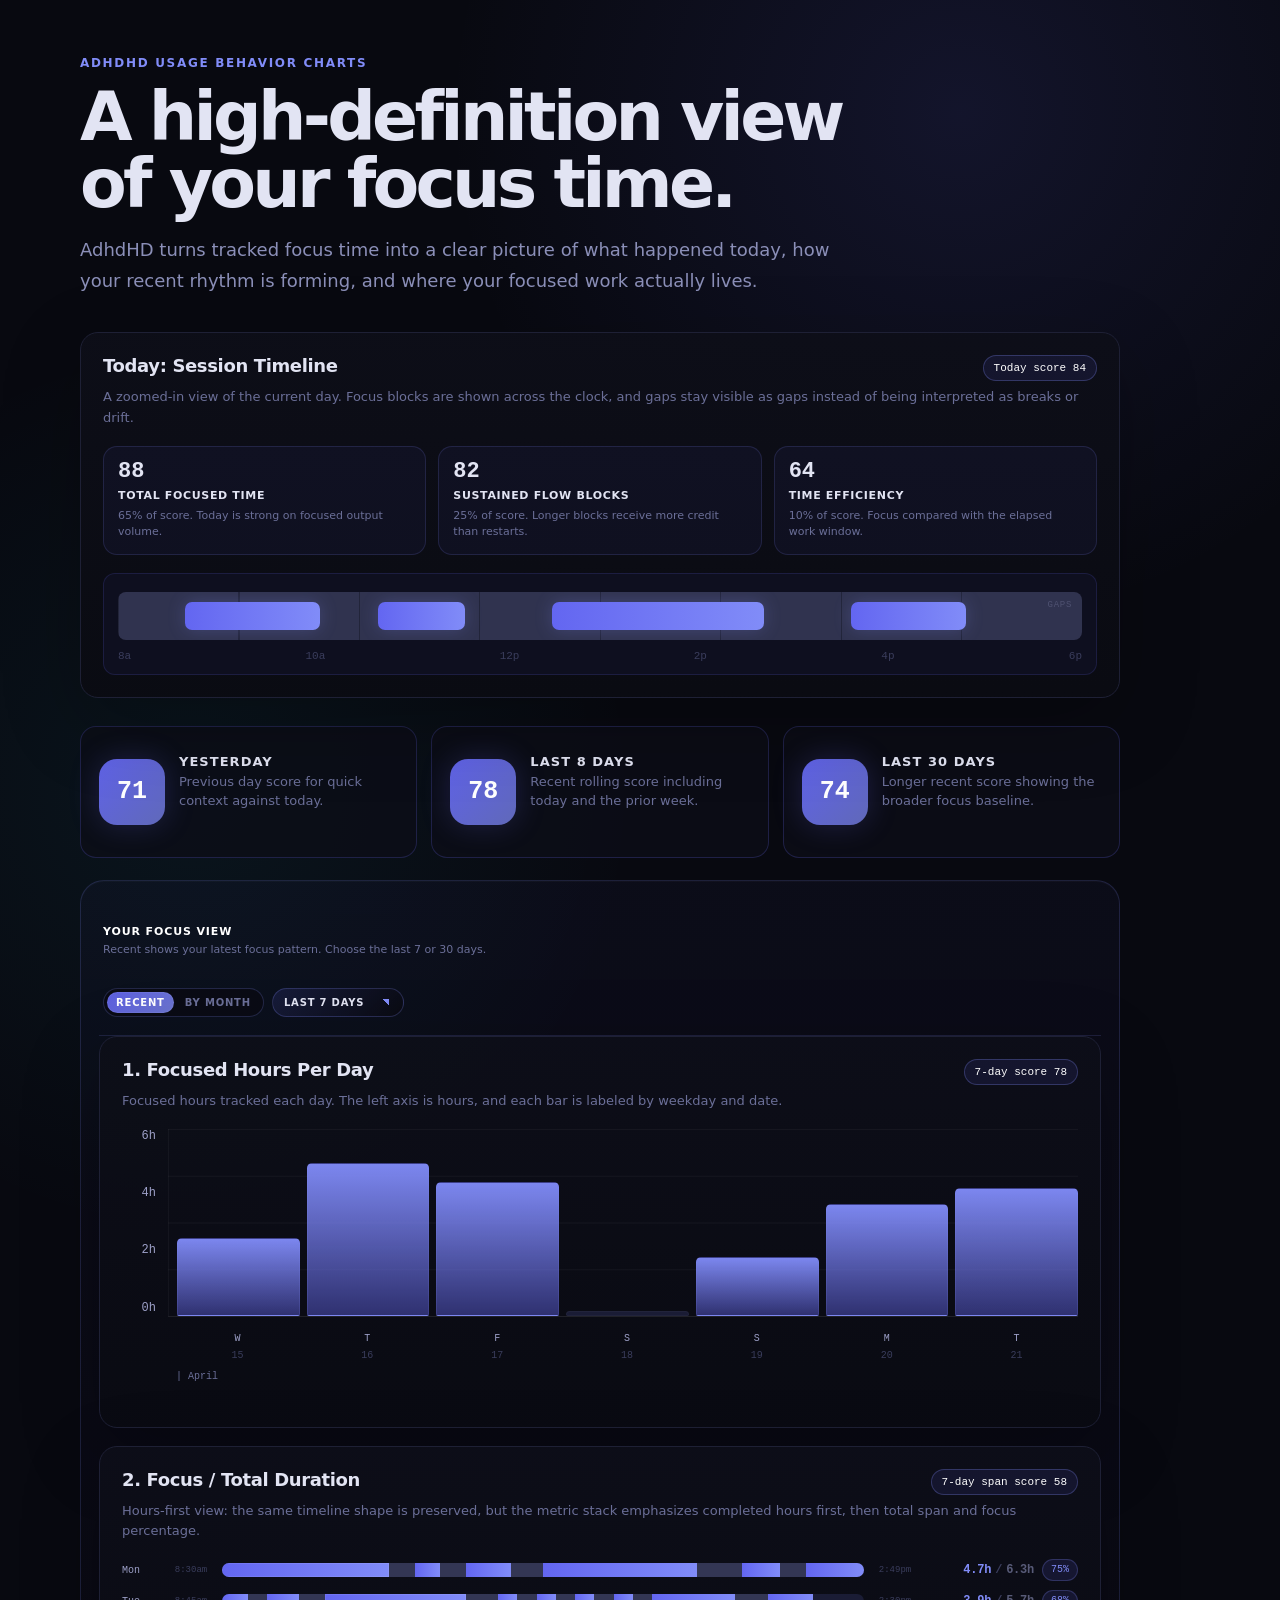
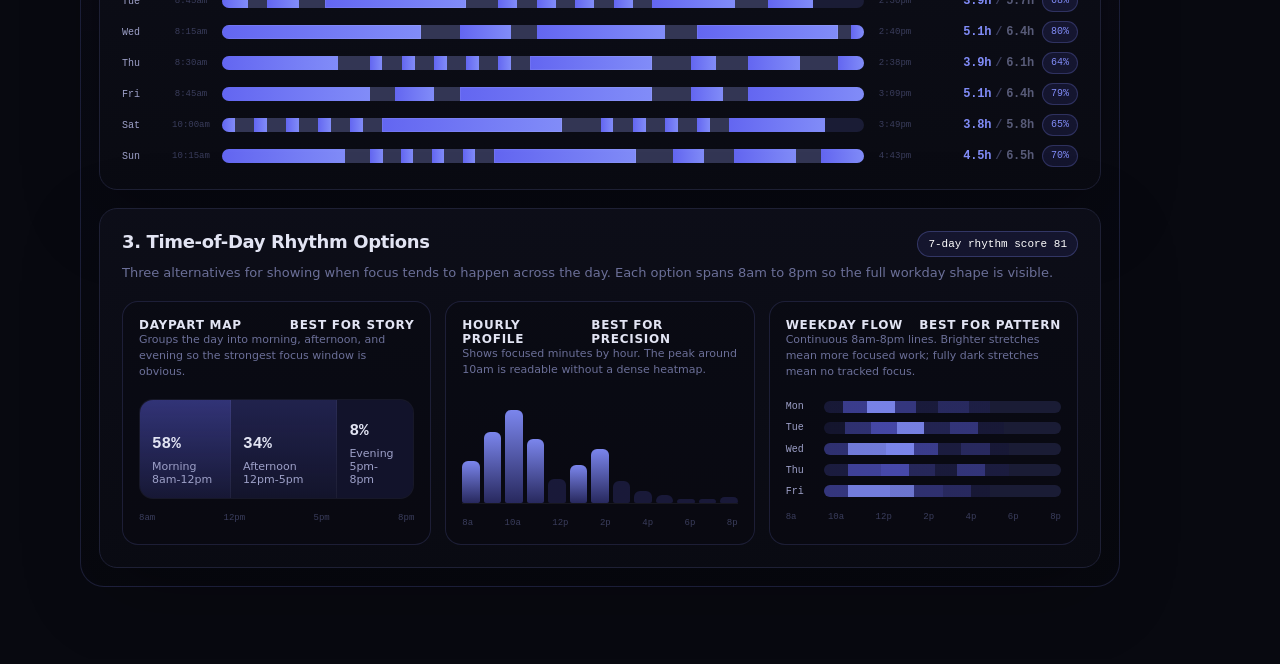
<file: src/imports/pasted_text/adhd-usage-charts.html>
<!doctype html>
<html lang="en">
<head>
  <meta charset="utf-8">
  <meta name="viewport" content="width=device-width, initial-scale=1">
  <title>AdhdHD Usage Behavior Charts</title>
  <style>
    :root {
      --bg-page: #080910;
      --bg-deep: #0a0b12;
      --bg-card: #0d0e18;
      --bg-inset: #0e0f1f;
      --bg-bar: #1a1c35;
      --border: #1e2035;
      --accent: #6366f1;
      --accent-bright: #818cf8;
      --cyan: #22d3ee;
      --green: #6ee7b7;
      --red: #f87171;
      --text: #e2e4f3;
      --text-mid: #9da0c8;
      --text-body: #8b8fb8;
      --text-muted: #6b6f98;
      --text-dim: #3a3d5c;
    }

    * { box-sizing: border-box; }

    body {
      margin: 0;
      background:
        radial-gradient(circle at 75% 5%, rgba(99, 102, 241, 0.12), transparent 32rem),
        radial-gradient(circle at 15% 35%, rgba(34, 211, 238, 0.06), transparent 28rem),
        var(--bg-page);
      color: var(--text);
      font-family: Inter, ui-sans-serif, system-ui, -apple-system, BlinkMacSystemFont, "Segoe UI", sans-serif;
    }

    main {
      width: min(1120px, calc(100% - 40px));
      margin: 0 auto;
      padding: 56px 0 72px;
    }

    header {
      margin-bottom: 36px;
    }

    .eyebrow {
      color: var(--accent-bright);
      font-size: 12px;
      font-weight: 700;
      letter-spacing: 0.14em;
      text-transform: uppercase;
      margin-bottom: 14px;
    }

    h1 {
      font-size: clamp(36px, 6vw, 68px);
      line-height: 0.98;
      letter-spacing: -0.055em;
      margin: 0 0 18px;
      max-width: 820px;
    }

    .lede {
      color: var(--text-body);
      font-size: 18px;
      line-height: 1.7;
      max-width: 780px;
      margin: 0;
    }

    .scoreboard {
      display: grid;
      grid-template-columns: repeat(3, minmax(0, 1fr));
      gap: 14px;
      margin-top: 28px;
      max-width: 1040px;
    }

    .dashboard-range {
      display: grid;
      gap: 14px;
      margin-top: 22px;
      padding: 4px 4px 18px;
      border-bottom: 1px solid rgba(129, 140, 248, 0.16);
      background: transparent;
    }

    .dashboard-range-top {
      display: grid;
      gap: 14px;
      align-items: start;
      justify-items: start;
    }

    .dashboard-range-title {
      color: #ffffff;
      font-size: 11px;
      font-weight: 700;
      letter-spacing: 0.08em;
      text-transform: uppercase;
      white-space: nowrap;
    }

    .dashboard-range-note {
      color: var(--text-muted);
      font-size: 11px;
      line-height: 1.45;
      max-width: 460px;
      min-height: 32px;
    }

    .dashboard-range-copy {
      display: grid;
      gap: 4px;
      min-width: min(100%, 420px);
    }

    .range-controls {
      display: flex;
      align-items: center;
      gap: 8px;
      flex-wrap: wrap;
    }

    .range-select {
      appearance: none;
      border: 1px solid rgba(129, 140, 248, 0.24);
      border-radius: 999px;
      background:
        linear-gradient(45deg, transparent 50%, var(--accent-bright) 50%) calc(100% - 14px) 50% / 6px 6px no-repeat,
        linear-gradient(135deg, rgba(99, 102, 241, 0.14), rgba(10, 11, 18, 0.86));
      color: var(--text);
      font-family: inherit;
      font-size: 10px;
      font-weight: 700;
      letter-spacing: 0.08em;
      text-transform: uppercase;
      padding: 8px 30px 8px 11px;
      min-width: 130px;
    }

    .range-select option {
      background: var(--bg-card);
      color: var(--text);
    }

    .dashboard-shell {
      max-width: 1040px;
      margin-top: 22px;
      padding: 18px;
      border: 1px solid rgba(129, 140, 248, 0.18);
      border-radius: 24px;
      background:
        linear-gradient(180deg, rgba(99, 102, 241, 0.045), rgba(10, 11, 18, 0.12)),
        rgba(8, 9, 16, 0.18);
      box-shadow: inset 0 1px 0 rgba(255, 255, 255, 0.025);
    }

    .today-section {
      max-width: 1040px;
      margin-top: 28px;
    }

    .today-card {
      min-height: 0;
    }

    .today-card .timeline {
      margin-top: 18px;
    }

    .today-dimensions {
      display: grid;
      grid-template-columns: repeat(3, minmax(0, 1fr));
      gap: 12px;
      margin: 18px 0;
    }

    .today-dimension {
      display: grid;
      gap: 6px;
      padding: 14px;
      border: 1px solid rgba(129, 140, 248, 0.16);
      border-radius: 14px;
      background: rgba(99, 102, 241, 0.055);
    }

    .today-dimension-score {
      color: var(--text);
      font-family: "DM Mono", ui-monospace, SFMono-Regular, Menlo, monospace;
      font-size: 22px;
      font-weight: 700;
      line-height: 1;
    }

    .today-dimension-label {
      color: var(--text);
      font-size: 11px;
      font-weight: 800;
      letter-spacing: 0.06em;
      text-transform: uppercase;
    }

    .today-dimension-note {
      color: var(--text-muted);
      font-size: 11px;
      line-height: 1.45;
    }


    .score-card {
      background: rgba(13, 14, 24, 0.82);
      border: 1px solid rgba(99, 102, 241, 0.22);
      border-radius: 16px;
      padding: 18px;
      display: grid;
      grid-template-columns: auto 1fr;
      gap: 14px;
      align-items: center;
      min-height: 132px;
    }

    .score-number {
      width: 66px;
      height: 66px;
      border-radius: 18px;
      background: linear-gradient(135deg, rgba(99, 102, 241, 0.96), rgba(129, 140, 248, 0.72));
      display: grid;
      place-items: center;
      color: white;
      font-family: "DM Mono", ui-monospace, SFMono-Regular, Menlo, monospace;
      font-size: 25px;
      font-weight: 600;
      box-shadow: 0 0 30px rgba(99, 102, 241, 0.22);
    }

    .score-label {
      color: var(--text);
      font-size: 13px;
      font-weight: 700;
      letter-spacing: 0.08em;
      text-transform: uppercase;
      margin-bottom: 4px;
    }

    .score-note {
      color: var(--text-muted);
      font-size: 13px;
      line-height: 1.45;
      min-height: calc(1.45em * 3);
      display: -webkit-box;
      -webkit-box-orient: vertical;
      -webkit-line-clamp: 3;
      overflow: hidden;
    }

    .grid {
      display: grid;
      grid-template-columns: repeat(2, minmax(0, 1fr));
      gap: 18px;
    }

    .card {
      background: linear-gradient(180deg, rgba(13, 14, 24, 0.96), rgba(10, 11, 18, 0.96));
      border: 1px solid var(--border);
      border-radius: 18px;
      padding: 22px;
      box-shadow: 0 24px 80px rgba(0, 0, 0, 0.24);
      overflow: hidden;
      position: relative;
    }

    .card.wide { grid-column: 1 / -1; }

    .card-head {
      display: flex;
      align-items: start;
      justify-content: space-between;
      gap: 16px;
      margin-bottom: 6px;
    }

    .card-actions {
      display: flex;
      align-items: center;
      gap: 10px;
      flex-wrap: wrap;
      justify-content: flex-end;
    }

    .range-row {
      display: flex;
      justify-content: flex-start;
      margin: 8px 0 14px;
    }

    .range-toggle {
      display: inline-flex;
      align-items: center;
      border: 1px solid rgba(129, 140, 248, 0.22);
      background: rgba(10, 11, 18, 0.72);
      border-radius: 999px;
      padding: 3px;
      gap: 2px;
    }

    .range-option {
      border-radius: 999px;
      padding: 5px 9px;
      color: var(--text-muted);
      font-size: 10px;
      font-weight: 700;
      letter-spacing: 0.08em;
      text-transform: uppercase;
      white-space: nowrap;
      cursor: pointer;
      border: 0;
      background: transparent;
      font-family: inherit;
    }

    .range-option.active {
      color: #ffffff;
      background: linear-gradient(135deg, rgba(99, 102, 241, 0.92), rgba(129, 140, 248, 0.82));
      box-shadow: inset 0 0 0 1px rgba(255, 255, 255, 0.06);
    }

    .card h2 {
      margin: 0;
      font-size: 18px;
      letter-spacing: -0.02em;
    }

    .chart-score {
      border: 1px solid rgba(129, 140, 248, 0.28);
      background: rgba(99, 102, 241, 0.1);
      border-radius: 999px;
      color: #ffffff;
      font-family: "DM Mono", ui-monospace, SFMono-Regular, Menlo, monospace;
      font-size: 11px;
      white-space: nowrap;
      padding: 6px 10px;
    }

    .card p {
      margin: 0 0 18px;
      color: var(--text-muted);
      line-height: 1.55;
      font-size: 13px;
    }

    .timeline {
      background: var(--bg-inset);
      border: 1px solid rgba(99, 102, 241, 0.16);
      border-radius: 12px;
      padding: 18px 14px 12px;
    }

    .track {
      position: relative;
      height: 48px;
      border-radius: 8px;
      background:
        repeating-linear-gradient(90deg, rgba(8, 9, 16, 0.34) 0, rgba(8, 9, 16, 0.34) 1px, transparent 1px, transparent 12.5%),
        rgba(58, 61, 92, 0.8);
      overflow: hidden;
    }

    .track::after {
      content: "gaps";
      position: absolute;
      right: 10px;
      top: 8px;
      color: rgba(157, 160, 200, 0.28);
      font-family: "DM Mono", ui-monospace, SFMono-Regular, Menlo, monospace;
      font-size: 9px;
      letter-spacing: 0.08em;
      text-transform: uppercase;
    }

    .block {
      position: absolute;
      top: 10px;
      height: 28px;
      border-radius: 7px;
      background: linear-gradient(90deg, var(--accent), var(--accent-bright));
      box-shadow: 0 0 18px rgba(129, 140, 248, 0.24);
    }

    .hours {
      display: flex;
      justify-content: space-between;
      color: var(--text-dim);
      font-family: "DM Mono", ui-monospace, SFMono-Regular, Menlo, monospace;
      font-size: 11px;
      margin-top: 10px;
    }

    .hours-chart {
      display: grid;
      grid-template-columns: 34px 1fr;
      grid-template-rows: 188px auto;
      column-gap: 12px;
      row-gap: 8px;
    }

    .y-axis {
      grid-column: 1;
      grid-row: 1;
      display: flex;
      flex-direction: column;
      justify-content: space-between;
      align-items: end;
      color: var(--text-mid);
      font-family: "DM Mono", ui-monospace, SFMono-Regular, Menlo, monospace;
      font-size: 12px;
      font-weight: 500;
      padding-bottom: 2px;
    }

    .plot {
      grid-column: 2;
      grid-row: 1;
      position: relative;
      display: grid;
      grid-template-columns: repeat(7, minmax(0, 1fr));
      align-items: end;
      gap: 7px;
      border-left: 1px solid rgba(255,255,255,0.04);
      border-bottom: 1px solid rgba(255,255,255,0.05);
      padding: 0 0 0 8px;
      background:
        linear-gradient(to bottom, rgba(255,255,255,0.04) 1px, transparent 1px) 0 0 / 100% 25%;
    }

    .plot[data-range="30"] {
      grid-template-columns: repeat(30, minmax(0, 1fr));
      gap: 3px;
    }

    .day-column {
      display: grid;
      height: 100%;
      align-items: end;
      position: relative;
    }

    .day-column::after {
      content: attr(data-tooltip);
      position: absolute;
      left: 50%;
      bottom: calc(100% + 10px);
      transform: translateX(-50%) translateY(4px);
      opacity: 0;
      pointer-events: none;
      background: rgba(8, 9, 16, 0.96);
      border: 1px solid rgba(129, 140, 248, 0.34);
      border-radius: 10px;
      color: var(--text);
      box-shadow: 0 12px 32px rgba(0, 0, 0, 0.34);
      font-family: "DM Mono", ui-monospace, SFMono-Regular, Menlo, monospace;
      font-size: 10px;
      line-height: 1.45;
      padding: 8px 10px;
      white-space: pre;
      z-index: 5;
      transition: opacity 0.14s ease, transform 0.14s ease;
    }

    .day-column:hover::after {
      opacity: 1;
      transform: translateX(-50%) translateY(0);
    }

    .day-column:hover .bar {
      filter: brightness(1.18);
      border-color: rgba(226, 228, 243, 0.28);
    }

    .bar {
      width: 100%;
      min-height: 5px;
      border-radius: 5px 5px 2px 2px;
      background: linear-gradient(180deg, rgba(129, 140, 248, 0.96), rgba(99, 102, 241, 0.42));
      border: 1px solid rgba(129, 140, 248, 0.16);
    }

    .bar.zero {
      height: 5px !important;
      background: var(--bg-bar);
      border-color: rgba(255, 255, 255, 0.03);
    }

    .x-axis {
      grid-column: 2;
      grid-row: 2;
      padding-left: 8px;
      padding-bottom: 22px;
      --day-count: 7;
      --axis-gap: 7px;
    }

    .x-axis[data-range="30"] {
      --day-count: 30;
      --axis-gap: 3px;
    }

    .x-axis[data-range="30"] .axis-cell,
    .x-axis[data-range="30"] .month-divider {
      font-size: 9px;
    }

    .axis-grid {
      display: grid;
      grid-template-columns: repeat(var(--day-count), minmax(0, 1fr));
      column-gap: var(--axis-gap);
    }

    .axis-cell {
      color: var(--text-dim);
      font-family: "DM Mono", ui-monospace, SFMono-Regular, Menlo, monospace;
      font-size: 10px;
      line-height: 1.2;
      text-align: center;
    }

    .weekday-row {
      margin-top: 8px;
    }

    .date-row {
      margin-top: 5px;
    }

    .month-row {
      margin-top: 9px;
      min-width: 0;
      overflow: visible;
    }

    .weekday-cell {
      color: var(--text-mid);
      font-weight: 500;
    }

    .month-divider {
      color: var(--text-muted);
      font-family: "DM Mono", ui-monospace, SFMono-Regular, Menlo, monospace;
      font-size: 10px;
      line-height: 1.2;
      white-space: nowrap;
      min-width: 0;
      overflow: visible;
      text-align: left;
    }

    .day-label {
      color: var(--text-dim);
      font-size: 10px;
      text-align: center;
      font-family: "DM Mono", ui-monospace, SFMono-Regular, Menlo, monospace;
      line-height: 1.35;
    }

    .day-label strong {
      display: block;
      color: var(--text-mid);
      font-size: 11px;
      font-weight: 500;
    }

    .day-label span {
      display: block;
      color: var(--text-dim);
    }

    .rhythm-options {
      display: grid;
      grid-template-columns: repeat(3, minmax(0, 1fr));
      gap: 14px;
    }

    .rhythm-card {
      display: grid;
      gap: 14px;
      min-height: 238px;
      padding: 16px;
      border: 1px solid rgba(129, 140, 248, 0.16);
      border-radius: 16px;
      background: rgba(8, 9, 16, 0.28);
    }

    .rhythm-title {
      display: flex;
      justify-content: space-between;
      gap: 12px;
      color: var(--text);
      font-size: 12px;
      font-weight: 800;
      letter-spacing: 0.06em;
      text-transform: uppercase;
    }

    .rhythm-caption {
      color: var(--text-muted);
      font-size: 11px;
      line-height: 1.45;
      min-height: 32px;
    }

    .time-axis {
      display: flex;
      justify-content: space-between;
      color: var(--text-dim);
      font-family: "DM Mono", ui-monospace, SFMono-Regular, Menlo, monospace;
      font-size: 9px;
    }

    .daypart-track {
      display: grid;
      grid-template-columns: 1.2fr 1.4fr 1fr;
      overflow: hidden;
      border: 1px solid rgba(255, 255, 255, 0.04);
      border-radius: 14px;
      min-height: 96px;
      background: var(--bg-inset);
    }

    .daypart {
      display: grid;
      align-content: end;
      gap: 7px;
      padding: 12px;
      border-right: 1px solid rgba(255, 255, 255, 0.045);
      color: var(--text-mid);
      font-size: 11px;
    }

    .daypart:last-child {
      border-right: 0;
    }

    .daypart strong {
      color: var(--text);
      font-family: "DM Mono", ui-monospace, SFMono-Regular, Menlo, monospace;
      font-size: 16px;
    }

    .daypart.peak {
      background: linear-gradient(180deg, rgba(99, 102, 241, 0.42), rgba(99, 102, 241, 0.1));
    }

    .daypart.mid {
      background: linear-gradient(180deg, rgba(99, 102, 241, 0.22), rgba(99, 102, 241, 0.06));
    }

    .daypart.low {
      background: rgba(99, 102, 241, 0.055);
    }

    .hour-profile {
      display: grid;
      grid-template-columns: repeat(13, minmax(0, 1fr));
      gap: 4px;
      align-items: end;
      height: 112px;
      padding: 10px 0 0;
      border-bottom: 1px solid rgba(255, 255, 255, 0.06);
    }

    .hour-bar {
      min-height: 4px;
      border-radius: 6px 6px 2px 2px;
      background: linear-gradient(180deg, rgba(129, 140, 248, 0.95), rgba(99, 102, 241, 0.34));
    }

    .hour-bar.dim {
      background: rgba(99, 102, 241, 0.18);
    }

    .rhythm-strip-chart {
      display: grid;
      gap: 8px;
    }

    .rhythm-strip-row {
      display: grid;
      grid-template-columns: 28px 1fr;
      gap: 10px;
      align-items: center;
      color: var(--text-mid);
      font-family: "DM Mono", ui-monospace, SFMono-Regular, Menlo, monospace;
      font-size: 10px;
    }

    .rhythm-strip {
      height: 12px;
      border-radius: 999px;
      background:
        linear-gradient(90deg,
          var(--bg-bar) 0%,
          var(--bg-bar) 100%);
      overflow: hidden;
    }

    .rhythm-strip.mon {
      background:
        linear-gradient(90deg,
          rgba(99, 102, 241, 0.16) 0% 8%,
          rgba(99, 102, 241, 0.54) 8% 18%,
          rgba(129, 140, 248, 0.92) 18% 30%,
          rgba(99, 102, 241, 0.48) 30% 39%,
          rgba(99, 102, 241, 0.18) 39% 48%,
          rgba(99, 102, 241, 0.34) 48% 61%,
          rgba(99, 102, 241, 0.22) 61% 70%,
          var(--bg-bar) 70% 100%);
    }

    .rhythm-strip.tue {
      background:
        linear-gradient(90deg,
          rgba(99, 102, 241, 0.12) 0% 9%,
          rgba(99, 102, 241, 0.42) 9% 20%,
          rgba(99, 102, 241, 0.66) 20% 31%,
          rgba(129, 140, 248, 0.9) 31% 42%,
          rgba(99, 102, 241, 0.28) 42% 53%,
          rgba(99, 102, 241, 0.46) 53% 65%,
          rgba(99, 102, 241, 0.16) 65% 76%,
          var(--bg-bar) 76% 100%);
    }

    .rhythm-strip.wed {
      background:
        linear-gradient(90deg,
          rgba(99, 102, 241, 0.42) 0% 10%,
          rgba(129, 140, 248, 0.86) 10% 26%,
          rgba(129, 140, 248, 0.94) 26% 38%,
          rgba(99, 102, 241, 0.54) 38% 48%,
          rgba(99, 102, 241, 0.2) 48% 58%,
          rgba(99, 102, 241, 0.34) 58% 70%,
          rgba(99, 102, 241, 0.16) 70% 78%,
          var(--bg-bar) 78% 100%);
    }

    .rhythm-strip.thu {
      background:
        linear-gradient(90deg,
          rgba(99, 102, 241, 0.2) 0% 10%,
          rgba(99, 102, 241, 0.6) 10% 24%,
          rgba(99, 102, 241, 0.68) 24% 36%,
          rgba(99, 102, 241, 0.32) 36% 47%,
          rgba(99, 102, 241, 0.18) 47% 56%,
          rgba(99, 102, 241, 0.46) 56% 68%,
          rgba(99, 102, 241, 0.2) 68% 78%,
          var(--bg-bar) 78% 100%);
    }

    .rhythm-strip.fri {
      background:
        linear-gradient(90deg,
          rgba(99, 102, 241, 0.48) 0% 10%,
          rgba(129, 140, 248, 0.88) 10% 28%,
          rgba(129, 140, 248, 0.82) 28% 38%,
          rgba(99, 102, 241, 0.42) 38% 50%,
          rgba(99, 102, 241, 0.34) 50% 62%,
          rgba(99, 102, 241, 0.16) 62% 70%,
          var(--bg-bar) 70% 100%);
    }

    .gap-chart {
      display: grid;
      gap: 11px;
      margin-top: 4px;
    }

    .gap-chart.dense {
      gap: 9px;
    }

    .gap-row {
      display: grid;
      grid-template-columns: 34px minmax(0, 1fr) 148px;
      gap: 12px;
      align-items: center;
      color: var(--text-mid);
      font-family: "DM Mono", ui-monospace, SFMono-Regular, Menlo, monospace;
      font-size: 10px;
    }

    .gap-day {
      color: var(--text-mid);
    }

    .gap-rail {
      display: grid;
      grid-template-columns: 46px minmax(0, 1fr) 46px;
      gap: 8px;
      align-items: center;
      min-width: 0;
    }

    .gap-time {
      color: var(--text-dim);
      font-size: 9px;
      text-align: center;
      white-space: nowrap;
    }

    .gap-track {
      display: flex;
      height: 14px;
      overflow: hidden;
      border-radius: 999px;
      background: var(--bg-bar);
    }

    .gap-metrics {
      display: grid;
      grid-template-columns: minmax(0, 1fr) auto;
      gap: 8px;
      align-items: center;
      min-width: 0;
      justify-items: end;
    }

    .gap-primary {
      color: var(--text);
      font-size: 11px;
      font-weight: 600;
      letter-spacing: -0.02em;
      white-space: nowrap;
    }

    .gap-ratio {
      display: inline-flex;
      align-items: baseline;
      gap: 4px;
      white-space: nowrap;
    }

    .gap-ratio-focus {
      color: var(--accent-bright);
    }

    .gap-ratio-divider {
      color: var(--text-dim);
    }

    .gap-ratio-total {
      color: rgba(90, 93, 122, 0.98);
    }

    .gap-secondary {
      color: var(--text-dim);
      font-size: 9px;
      white-space: nowrap;
    }

    .gap-main {
      display: grid;
      gap: 2px;
      justify-items: end;
      min-width: 0;
      text-align: right;
    }

    .gap-metrics.ratio {
      width: 100%;
    }

    .gap-percent-col {
      display: grid;
      gap: 4px;
      align-items: center;
      justify-items: end;
    }

    .gap-meter {
      height: 6px;
      border-radius: 999px;
      background: rgba(58, 61, 92, 0.7);
      overflow: hidden;
      width: 44px;
    }

    .gap-meter-fill {
      height: 100%;
      border-radius: 999px;
      background: linear-gradient(90deg, var(--accent), var(--accent-bright));
    }

    .gap-percent {
      color: var(--text-mid);
      font-size: 9px;
      white-space: nowrap;
    }

    .gap-metrics.hours-first {
      width: 100%;
    }

    .gap-hours-big {
      color: var(--text);
      font-size: 12px;
      font-weight: 700;
      letter-spacing: -0.02em;
      white-space: nowrap;
    }

    .gap-percent-badge {
      color: var(--accent-bright);
      border-color: rgba(129, 140, 248, 0.24);
      background: rgba(99, 102, 241, 0.12);
      border: 1px solid rgba(129, 140, 248, 0.24);
      border-radius: 999px;
      font-size: 10px;
      line-height: 1;
      padding: 5px 8px;
      white-space: nowrap;
    }

    .gap-focus {
      background: linear-gradient(90deg, var(--accent), var(--accent-bright));
    }

    .gap-focus.tiny {
      background: linear-gradient(90deg, var(--accent), var(--accent-bright));
    }

    .gap-focus.short {
      background: linear-gradient(90deg, var(--accent), var(--accent-bright));
    }

    .gap-focus.long {
      background: linear-gradient(90deg, var(--accent), var(--accent-bright));
    }

    .gap-focus.deep {
      background: linear-gradient(90deg, var(--accent), var(--accent-bright));
      box-shadow: inset 0 0 0 1px rgba(255, 255, 255, 0.08);
    }

    .gap-space {
      background: rgba(58, 61, 92, 0.8);
      border-left: 0;
      border-right: 0;
    }

    .gap-space.heavy {
      background: rgba(58, 61, 92, 0.8);
    }

    .gap-space.light {
      background: rgba(58, 61, 92, 0.8);
    }

    @media (max-width: 820px) {
      .scoreboard { grid-template-columns: 1fr; }
      .today-dimensions { grid-template-columns: 1fr; }
      .grid { grid-template-columns: 1fr; }
      .rhythm-options { grid-template-columns: 1fr; }
      .card.wide { grid-column: auto; }
      main { width: min(100% - 24px, 1120px); padding-top: 32px; }
    }
  </style>
</head>
<body>
  <main>
    <header>
      <div class="eyebrow">AdhdHD usage behavior charts</div>
      <h1>A high-definition view of your focus time.</h1>
      <p class="lede">AdhdHD turns tracked focus time into a clear picture of what happened today, how your recent rhythm is forming, and where your focused work actually lives.</p>
    </header>

    <section class="today-section" aria-label="Today focus detail">
      <article class="card wide today-card">
        <div class="card-head">
          <h2>Today: Session Timeline</h2>
          <div class="chart-score">Today score 84</div>
        </div>
        <p>A zoomed-in view of the current day. Focus blocks are shown across the clock, and gaps stay visible as gaps instead of being interpreted as breaks or drift.</p>
        <div class="today-dimensions" aria-label="Today productivity score dimensions">
          <div class="today-dimension">
            <div class="today-dimension-score">88</div>
            <div class="today-dimension-label">Total focused time</div>
            <div class="today-dimension-note">65% of score. Today is strong on focused output volume.</div>
          </div>
          <div class="today-dimension">
            <div class="today-dimension-score">82</div>
            <div class="today-dimension-label">Sustained flow blocks</div>
            <div class="today-dimension-note">25% of score. Longer blocks receive more credit than restarts.</div>
          </div>
          <div class="today-dimension">
            <div class="today-dimension-score">64</div>
            <div class="today-dimension-label">Time efficiency</div>
            <div class="today-dimension-note">10% of score. Focus compared with the elapsed work window.</div>
          </div>
        </div>
        <div class="timeline">
          <div class="track">
            <div class="block" style="left: 7%; width: 14%"></div>
            <div class="block" style="left: 27%; width: 9%"></div>
            <div class="block" style="left: 45%; width: 22%"></div>
            <div class="block" style="left: 76%; width: 12%"></div>
          </div>
          <div class="hours"><span>8a</span><span>10a</span><span>12p</span><span>2p</span><span>4p</span><span>6p</span></div>
        </div>
      </article>
    </section>

    <section class="scoreboard" aria-label="Recent comparison scores">
      <div class="score-card">
        <div class="score-number">71</div>
        <div>
          <div class="score-label">Yesterday</div>
          <div class="score-note">Previous day score for quick context against today.</div>
        </div>
      </div>
      <div class="score-card">
        <div class="score-number">78</div>
        <div>
          <div class="score-label">Last 8 days</div>
          <div class="score-note">Recent rolling score including today and the prior week.</div>
        </div>
      </div>
      <div class="score-card">
        <div class="score-number">74</div>
        <div>
          <div class="score-label">Last 30 days</div>
          <div class="score-note">Longer recent score showing the broader focus baseline.</div>
        </div>
      </div>
    </section>

    <section class="dashboard-shell" aria-label="Focus dashboard">
      <div class="dashboard-range" aria-label="Focus view control">
          <div class="dashboard-range-top">
            <div class="dashboard-range-copy">
              <div class="dashboard-range-title">Your focus view</div>
              <div class="dashboard-range-note" id="range-mode-note">Recent shows your latest focus pattern. Choose the last 7 or 30 days.</div>
            </div>
            <div class="range-controls">
              <div class="range-toggle" aria-label="Dashboard mode">
                <button class="range-option active" type="button" data-range-mode="recent">Recent</button>
                <button class="range-option" type="button" data-range-mode="month">By month</button>
              </div>
              <select class="range-select" id="range-detail-select" aria-label="Choose range detail"></select>
            </div>
          </div>
      </div>

      <section class="grid">
      <article class="card wide">
        <div class="card-head">
          <h2>1. Focused Hours Per Day</h2>
          <div class="chart-score" id="hours-range-score">30-day score 74</div>
        </div>
        <p id="hours-range-copy">Focused hours tracked across the last 30 days. Month dividers appear only when the month changes.</p>
        <div class="hours-chart" aria-label="Focused hours per day">
          <div class="y-axis"><span>6h</span><span>4h</span><span>2h</span><span>0h</span></div>
          <div class="plot" id="focused-hours-plot" data-range="30">
            <div class="day-column"><div class="bar" style="height: 60%"></div></div>
            <div class="day-column"><div class="bar" style="height: 68%"></div></div>
            <div class="day-column"><div class="bar" style="height: 42%"></div></div>
            <div class="day-column"><div class="bar" style="height: 82%"></div></div>
            <div class="day-column"><div class="bar" style="height: 72%"></div></div>
            <div class="day-column"><div class="bar zero"></div></div>
            <div class="day-column"><div class="bar" style="height: 32%"></div></div>
          </div>
          <div class="x-axis" id="focused-hours-axis" data-range="30">
            <div class="day-label"><strong>M</strong><span><span class="month-prefix">4/</span>13</span></div>
            <div class="day-label"><strong>T</strong><span>14</span></div>
            <div class="day-label"><strong>W</strong><span>15</span></div>
            <div class="day-label"><strong>T</strong><span>16</span></div>
            <div class="day-label"><strong>F</strong><span>17</span></div>
            <div class="day-label"><strong>S</strong><span>18</span></div>
            <div class="day-label"><strong>S</strong><span>19</span></div>
          </div>
        </div>
      </article>

      <article class="card wide">
        <div class="card-head">
          <h2>2. Focus / Total Duration</h2>
          <div class="chart-score" id="focus-total-score">April span score 58</div>
        </div>
        <p>Hours-first view: the same timeline shape is preserved, but the metric stack emphasizes completed hours first, then total span and focus percentage.</p>
        <div class="gap-chart dense" data-gap-chart="mixed-blocks" data-gap-layout="hours-first"></div>
      </article>

      <article class="card wide">
        <div class="card-head">
          <h2>3. Time-of-Day Rhythm Options</h2>
          <div class="chart-score" id="rhythm-score">April rhythm score 81</div>
        </div>
        <p>Three alternatives for showing when focus tends to happen across the day. Each option spans 8am to 8pm so the full workday shape is visible.</p>
        <div class="rhythm-options">
          <div class="rhythm-card">
            <div>
              <div class="rhythm-title"><span>Daypart Map</span><span>Best for story</span></div>
              <div class="rhythm-caption">Groups the day into morning, afternoon, and evening so the strongest focus window is obvious.</div>
            </div>
            <div class="daypart-track" aria-label="Focus by daypart from 8am to 8pm">
              <div class="daypart peak"><strong>58%</strong><span>Morning<br>8am-12pm</span></div>
              <div class="daypart mid"><strong>34%</strong><span>Afternoon<br>12pm-5pm</span></div>
              <div class="daypart low"><strong>8%</strong><span>Evening<br>5pm-8pm</span></div>
            </div>
            <div class="time-axis"><span>8am</span><span>12pm</span><span>5pm</span><span>8pm</span></div>
          </div>

          <div class="rhythm-card">
            <div>
              <div class="rhythm-title"><span>Hourly Profile</span><span>Best for precision</span></div>
              <div class="rhythm-caption">Shows focused minutes by hour. The peak around 10am is readable without a dense heatmap.</div>
            </div>
            <div class="hour-profile" aria-label="Focused minutes by hour from 8am to 8pm">
              <div class="hour-bar" style="height: 42%"></div>
              <div class="hour-bar" style="height: 70%"></div>
              <div class="hour-bar" style="height: 92%"></div>
              <div class="hour-bar" style="height: 64%"></div>
              <div class="hour-bar dim" style="height: 24%"></div>
              <div class="hour-bar" style="height: 38%"></div>
              <div class="hour-bar" style="height: 54%"></div>
              <div class="hour-bar dim" style="height: 22%"></div>
              <div class="hour-bar dim" style="height: 12%"></div>
              <div class="hour-bar dim" style="height: 8%"></div>
              <div class="hour-bar dim" style="height: 4%"></div>
              <div class="hour-bar dim" style="height: 2%"></div>
              <div class="hour-bar dim" style="height: 6%"></div>
            </div>
            <div class="time-axis"><span>8a</span><span>10a</span><span>12p</span><span>2p</span><span>4p</span><span>6p</span><span>8p</span></div>
          </div>

          <div class="rhythm-card">
            <div>
              <div class="rhythm-title"><span>Weekday Flow</span><span>Best for pattern</span></div>
              <div class="rhythm-caption">Continuous 8am-8pm lines. Brighter stretches mean more focused work; fully dark stretches mean no tracked focus.</div>
            </div>
            <div class="rhythm-strip-chart" aria-label="Weekday focus rhythm from 8am to 8pm">
              <div class="rhythm-strip-row"><span>Mon</span><div class="rhythm-strip mon"></div></div>
              <div class="rhythm-strip-row"><span>Tue</span><div class="rhythm-strip tue"></div></div>
              <div class="rhythm-strip-row"><span>Wed</span><div class="rhythm-strip wed"></div></div>
              <div class="rhythm-strip-row"><span>Thu</span><div class="rhythm-strip thu"></div></div>
              <div class="rhythm-strip-row"><span>Fri</span><div class="rhythm-strip fri"></div></div>
            </div>
            <div class="time-axis"><span>8a</span><span>10a</span><span>12p</span><span>2p</span><span>4p</span><span>6p</span><span>8p</span></div>
          </div>
        </div>
      </article>

      </section>
    </section>
  </main>
  <script>
    const focusedHourRanges = {
      7: {
        score: "7-day score 78",
        copy: "Focused hours tracked each day. The left axis is hours, and each bar is labeled by weekday and date.",
        focusTotalScore: "7-day span score 58",
        rhythmScore: "7-day rhythm score 81",
        days: [
          ["W", "April", "4", "15", 2.5, 61],
          ["T", "", "4", "16", 4.9, 88],
          ["F", "", "4", "17", 4.3, 81],
          ["S", "", "4", "18", 0, 12],
          ["S", "", "4", "19", 1.9, 43],
          ["M", "", "4", "20", 3.6, 74],
          ["T", "", "4", "21", 4.1, 78],
        ],
      },
      30: {
        score: "30-day score 74",
        copy: "Focused hours tracked across the last 30 trailing days. This is recent mode, not a calendar month.",
        focusTotalScore: "30-day span score 56",
        rhythmScore: "30-day rhythm score 78",
        days: [
          ["M", "March", "3", "23", 0, 10], ["T", "", "3", "24", 3.2, 68], ["W", "", "3", "25", 4.8, 86], ["T", "", "3", "26", 2.1, 52],
          ["F", "", "3", "27", 3.9, 76], ["S", "", "3", "28", 5.1, 91], ["S", "", "3", "29", 0.8, 28], ["M", "", "3", "30", 0, 9],
          ["T", "", "3", "31", 3.5, 72], ["W", "April", "4", "1", 1.4, 39], ["T", "", "4", "2", 4.3, 81], ["F", "", "4", "3", 0.2, 18],
          ["S", "", "4", "4", 5.6, 94], ["S", "", "4", "5", 1.1, 32], ["M", "", "4", "6", 0, 11], ["T", "", "4", "7", 3.0, 65],
          ["W", "", "4", "8", 4.1, 79], ["T", "", "4", "9", 2.5, 57], ["F", "", "4", "10", 4.9, 88], ["S", "", "4", "11", 4.3, 82],
          ["S", "", "4", "12", 0, 12], ["M", "", "4", "13", 1.9, 43], ["T", "", "4", "14", 3.6, 74], ["W", "", "4", "15", 4.1, 78],
          ["T", "", "4", "16", 2.5, 61], ["F", "", "4", "17", 4.9, 88], ["S", "", "4", "18", 4.3, 81], ["S", "", "4", "19", 0.6, 24],
          ["M", "", "4", "20", 3.6, 74], ["T", "", "4", "21", 4.1, 78],
        ],
      },
      "2026-04": {
        score: "April score 74",
        copy: "Focused hours tracked across April 2026 so far. Monthly mode shows the calendar month, not a trailing 30-day window.",
        focusTotalScore: "April span score 58",
        rhythmScore: "April rhythm score 81",
        days: [
          ["W", "April", "4", "1", 1.4, 39], ["T", "", "4", "2", 4.3, 81], ["F", "", "4", "3", 0.2, 18],
          ["S", "", "4", "4", 5.6, 94], ["S", "", "4", "5", 1.1, 32], ["M", "", "4", "6", 0, 11], ["T", "", "4", "7", 3.0, 65],
          ["W", "", "4", "8", 4.1, 79], ["T", "", "4", "9", 2.5, 57], ["F", "", "4", "10", 4.9, 88], ["S", "", "4", "11", 4.3, 82],
          ["S", "", "4", "12", 0, 12], ["M", "", "4", "13", 1.9, 43], ["T", "", "4", "14", 3.6, 74], ["W", "", "4", "15", 4.1, 78],
          ["T", "", "4", "16", 2.5, 61], ["F", "", "4", "17", 4.9, 88], ["S", "", "4", "18", 4.3, 81], ["S", "", "4", "19", 0.6, 24],
          ["M", "", "4", "20", 3.6, 74], ["T", "", "4", "21", 4.1, 78],
        ],
      },
      "2026-03": {
        score: "March score 69",
        copy: "Focused hours tracked across March 2026. Selecting a previous month puts the dashboard in monthly mode.",
        focusTotalScore: "March span score 54",
        rhythmScore: "March rhythm score 73",
        days: [
          ["S", "March", "3", "1", 0.4, 22], ["M", "", "3", "2", 2.8, 61], ["T", "", "3", "3", 4.6, 82], ["W", "", "3", "4", 3.1, 68],
          ["T", "", "3", "5", 4.9, 86], ["F", "", "3", "6", 0.7, 27], ["S", "", "3", "7", 0, 8], ["S", "", "3", "8", 1.6, 41],
          ["M", "", "3", "9", 3.9, 76], ["T", "", "3", "10", 2.2, 55], ["W", "", "3", "11", 4.8, 87], ["T", "", "3", "12", 3.4, 70],
          ["F", "", "3", "13", 0, 9], ["S", "", "3", "14", 2.4, 57], ["S", "", "3", "15", 3.7, 73], ["M", "", "3", "16", 4.2, 80],
          ["T", "", "3", "17", 1.3, 36], ["W", "", "3", "18", 0, 10], ["T", "", "3", "19", 4.5, 84], ["F", "", "3", "20", 3.0, 64],
          ["S", "", "3", "21", 0.6, 25], ["S", "", "3", "22", 0, 8], ["M", "", "3", "23", 0, 10], ["T", "", "3", "24", 3.2, 68],
          ["W", "", "3", "25", 4.8, 86], ["T", "", "3", "26", 2.1, 52], ["F", "", "3", "27", 3.9, 76], ["S", "", "3", "28", 5.1, 91],
          ["S", "", "3", "29", 0.8, 28], ["M", "", "3", "30", 0, 9], ["T", "", "3", "31", 3.5, 72],
        ],
      },
      "2026-02": {
        score: "February score 63",
        copy: "Focused hours tracked across February 2026. Previous months are calendar-month snapshots.",
        focusTotalScore: "February span score 49",
        rhythmScore: "February rhythm score 68",
        days: [
          ["S", "February", "2", "1", 0, 8], ["M", "", "2", "2", 1.9, 44], ["T", "", "2", "3", 2.7, 59], ["W", "", "2", "4", 0.5, 22],
          ["T", "", "2", "5", 3.8, 74], ["F", "", "2", "6", 4.2, 79], ["S", "", "2", "7", 0, 7], ["S", "", "2", "8", 1.1, 32],
          ["M", "", "2", "9", 2.9, 62], ["T", "", "2", "10", 0, 9], ["W", "", "2", "11", 4.4, 83], ["T", "", "2", "12", 3.1, 67],
          ["F", "", "2", "13", 2.0, 49], ["S", "", "2", "14", 0.6, 24], ["S", "", "2", "15", 0, 8], ["M", "", "2", "16", 3.6, 72],
          ["T", "", "2", "17", 1.8, 43], ["W", "", "2", "18", 4.1, 78], ["T", "", "2", "19", 0.9, 29], ["F", "", "2", "20", 3.3, 69],
          ["S", "", "2", "21", 0, 7], ["S", "", "2", "22", 0.4, 18], ["M", "", "2", "23", 2.6, 58], ["T", "", "2", "24", 4.0, 77],
          ["W", "", "2", "25", 3.2, 66], ["T", "", "2", "26", 1.2, 35], ["F", "", "2", "27", 4.5, 84], ["S", "", "2", "28", 0.8, 26],
        ],
      },
    };

    const focusSegment = (width, tone = "long") => ({ type: "focus", width, tone });
    const gapSegment = (width, tone = "") => ({ type: "gap", width, tone });
    const shortRun = (count, focusWidth = 2, gapWidth = 3) =>
      Array.from({ length: count }, (_, index) => [
        focusSegment(focusWidth, index % 3 === 0 ? "short" : "tiny"),
        gapSegment(gapWidth, "heavy"),
      ]).flat();

    const gapChartVariants = {
      balanced: [
        { day: "Mon", metric: "4 gaps", segments: [focusSegment(18), gapSegment(5), focusSegment(8, "short"), gapSegment(4), focusSegment(24, "deep"), gapSegment(7), focusSegment(12), gapSegment(4), focusSegment(18)] },
        { day: "Tue", metric: "5 gaps", segments: [focusSegment(12), gapSegment(4), focusSegment(6, "short"), gapSegment(5), focusSegment(26, "deep"), gapSegment(6), focusSegment(5, "short"), gapSegment(4), focusSegment(20), gapSegment(5), focusSegment(7, "short")] },
        { day: "Wed", metric: "3 gaps", segments: [focusSegment(34, "deep"), gapSegment(7), focusSegment(18), gapSegment(4), focusSegment(29, "deep"), gapSegment(3), focusSegment(5, "short")] },
        { day: "Thu", metric: "5 gaps", segments: [focusSegment(7, "short"), gapSegment(4), focusSegment(5, "tiny"), gapSegment(6), focusSegment(22), gapSegment(10, "heavy"), focusSegment(4, "tiny"), gapSegment(5), focusSegment(18), gapSegment(7), focusSegment(12)] },
        { day: "Fri", metric: "3 gaps", segments: [focusSegment(30, "deep"), gapSegment(6), focusSegment(8, "short"), gapSegment(5), focusSegment(34, "deep"), gapSegment(4), focusSegment(13)] },
        { day: "Sat", metric: "4 gaps", segments: [focusSegment(6, "short"), gapSegment(8, "heavy"), focusSegment(16), gapSegment(5), focusSegment(7, "short"), gapSegment(12, "heavy"), focusSegment(22, "deep"), gapSegment(6), focusSegment(18)] },
        { day: "Sun", metric: "4 gaps", segments: [focusSegment(20), gapSegment(10, "heavy"), focusSegment(5, "short"), gapSegment(6), focusSegment(12), gapSegment(8, "heavy"), focusSegment(24, "deep"), gapSegment(5), focusSegment(10)] },
      ],
      "mixed-blocks": [
        { day: "Mon", metric: "2 long / 5 short", segments: [focusSegment(26, "deep"), gapSegment(4), focusSegment(4, "tiny"), gapSegment(4), focusSegment(7, "short"), gapSegment(5), focusSegment(24), gapSegment(7), focusSegment(6, "short"), gapSegment(4), focusSegment(9, "short")] },
        { day: "Tue", metric: "1 long / 9 short", segments: [focusSegment(4, "short"), gapSegment(3), focusSegment(5, "short"), gapSegment(4), focusSegment(22, "deep"), gapSegment(5), ...shortRun(4, 3, 3), focusSegment(13), gapSegment(5), focusSegment(7, "short")] },
        { day: "Wed", metric: "3 long / 2 short", segments: [focusSegment(31, "deep"), gapSegment(6), focusSegment(8, "short"), gapSegment(4), focusSegment(20), gapSegment(5), focusSegment(22, "deep"), gapSegment(2), focusSegment(2, "tiny")] },
        { day: "Thu", metric: "2 long / 10 short", segments: [focusSegment(18), gapSegment(5), ...shortRun(5, 2, 3), focusSegment(19, "deep"), gapSegment(6), focusSegment(4, "short"), gapSegment(5), focusSegment(8, "short"), gapSegment(6), focusSegment(4, "short")] },
        { day: "Fri", metric: "2 long / 4 short", segments: [focusSegment(23), gapSegment(4), focusSegment(6, "short"), gapSegment(4), focusSegment(30, "deep"), gapSegment(6), focusSegment(5, "short"), gapSegment(4), focusSegment(18)] },
        { day: "Sat", metric: "1 long / 12 short", segments: [...shortRun(5, 2, 3), focusSegment(28, "deep"), gapSegment(6), ...shortRun(4, 2, 3), focusSegment(15)] },
        { day: "Sun", metric: "2 long / 8 short", segments: [focusSegment(20), gapSegment(4), ...shortRun(4, 2, 3), focusSegment(23, "deep"), gapSegment(6), focusSegment(5, "short"), gapSegment(5), focusSegment(10), gapSegment(4), focusSegment(7, "short")] },
      ],
    };

    const plot = document.getElementById("focused-hours-plot");
    const axis = document.getElementById("focused-hours-axis");
    const score = document.getElementById("hours-range-score");
    const copy = document.getElementById("hours-range-copy");
    const focusTotalScore = document.getElementById("focus-total-score");
    const rhythmScore = document.getElementById("rhythm-score");
    const modeButtons = document.querySelectorAll("[data-range-mode]");
    const rangeDetailSelect = document.getElementById("range-detail-select");
    const rangeModeNote = document.getElementById("range-mode-note");
    const maxHours = 6;
    const gapDayMaxFocusedHours = 6.2;
    let selectedMode = "recent";
    let selectedRecentRange = "7";
    let selectedMonth = "2026-04";
    let selectedView = selectedRecentRange;

    const gapDayStartHours = {
      Mon: 8.5,
      Tue: 8.75,
      Wed: 8.25,
      Thu: 8.5,
      Fri: 8.75,
      Sat: 10.0,
      Sun: 10.25,
    };

    function formatClock(decimalHours) {
      const totalMinutes = Math.round(decimalHours * 60);
      const hours24 = Math.floor(totalMinutes / 60) % 24;
      const minutes = totalMinutes % 60;
      const period = hours24 >= 12 ? "pm" : "am";
      let hours12 = hours24 % 12;
      if (hours12 === 0) hours12 = 12;
      return `${hours12}:${String(minutes).padStart(2, "0")}${period}`;
    }

    function summarizeGapRow(row) {
      const focusSegments = row.segments.filter(segment => segment.type === "focus");
      const focusWidth = focusSegments.reduce((sum, segment) => sum + segment.width, 0);
      const gapWidth = row.segments
        .filter(segment => segment.type === "gap")
        .reduce((sum, segment) => sum + segment.width, 0);
      const hours = (focusWidth / 100) * gapDayMaxFocusedHours;
      const startHour = row.startHour ?? gapDayStartHours[row.day] ?? 8.5;
      const estimatedSpan = Math.max(hours + 0.75, hours + (gapWidth / 100) * 4.8 + 0.45);
      const endHour = Math.min(22, startHour + estimatedSpan);
      const spanHours = Math.max(0.5, endHour - startHour);
      const focusPercent = Math.min(100, Math.round((hours / spanHours) * 100));

      return {
        hoursText: `${hours.toFixed(1)}h`,
        spanText: `${spanHours.toFixed(1)}h`,
        ratioText: `${hours.toFixed(1)}h / ${spanHours.toFixed(1)}h`,
        percentText: `${focusPercent}%`,
        startText: formatClock(startHour),
        endText: formatClock(endHour),
      };
    }

    function renderAxis(days, range) {
      const weekdays = days.map(([weekday]) => `<div class="axis-cell weekday-cell">${weekday}</div>`).join("");
      const dates = days.map(([, , , day]) => `<div class="axis-cell">${day}</div>`).join("");
      const monthDividers = days.map(([, monthName], index) => {
        if (!monthName) return "";
        const nextMonthIndex = days.findIndex(([, nextMonthName], nextIndex) => nextIndex > index && nextMonthName);
        const span = (nextMonthIndex === -1 ? days.length : nextMonthIndex) - index;
        return `<div class="month-divider" style="grid-column: ${index + 1} / span ${span}">| ${monthName}</div>`;
      }).join("");
      return [
        `<div class="axis-grid weekday-row">${weekdays}</div>`,
        `<div class="axis-grid date-row">${dates}</div>`,
        `<div class="axis-grid month-row">${monthDividers}</div>`,
      ].join("");
    }

    function renderFocusedHours(viewKey) {
      const data = focusedHourRanges[viewKey];
      const dayCount = data.days.length;
      plot.dataset.range = dayCount > 7 ? "30" : "7";
      axis.dataset.range = dayCount > 7 ? "30" : "7";
      plot.style.gridTemplateColumns = `repeat(${dayCount}, minmax(0, 1fr))`;
      axis.style.setProperty("--day-count", dayCount);
      score.textContent = data.score;
      copy.textContent = data.copy;
      focusTotalScore.textContent = data.focusTotalScore;
      rhythmScore.textContent = data.rhythmScore;
      plot.innerHTML = data.days.map(([, , monthNumber, day, hours, dayScore]) => {
        const height = Math.max(0, Math.min(100, (hours / maxHours) * 100));
        const zeroClass = hours === 0 ? " zero" : "";
        const hoursText = `${hours.toFixed(1)} focused hr${hours === 1 ? "" : "s"}`;
        const tooltip = `${monthNumber}/${day}&#10;${hoursText}&#10;Score ${dayScore}`;
        return `<div class="day-column" data-tooltip="${tooltip}" title="${monthNumber}/${day} - ${hoursText} - Score ${dayScore}"><div class="bar${zeroClass}" style="height: ${height}%"></div></div>`;
      }).join("");
      axis.innerHTML = renderAxis(data.days, viewKey);
      syncRangeControls(viewKey);
    }

    function syncRangeControls(viewKey) {
      const mode = viewKey === "7" || viewKey === "30" ? "recent" : "month";
      modeButtons.forEach(button => {
        const active = button.dataset.rangeMode === mode;
        button.classList.toggle("active", active);
        button.setAttribute("aria-pressed", active ? "true" : "false");
      });
      renderRangeDetailSelect(mode);
      rangeModeNote.textContent = mode === "recent"
        ? "Recent shows your latest focus pattern. Choose the last 7 or 30 days."
        : "By month shows your focus pattern for a calendar month. April 2026 is selected by default.";
    }

    function setDashboardView(viewKey) {
      selectedView = viewKey;
      selectedMode = viewKey === "7" || viewKey === "30" ? "recent" : "month";
      renderFocusedHours(viewKey);
    }

    function renderRangeDetailSelect(mode) {
      const options = mode === "recent"
        ? [
          ["7", "Last 7 days"],
          ["30", "Last 30 days"],
        ]
        : [
          ["2026-04", "April 2026"],
          ["2026-03", "March 2026"],
          ["2026-02", "February 2026"],
        ];
      const selectedValue = mode === "recent" ? selectedRecentRange : selectedMonth;
      const nextOptions = options.map(([value, label]) => `<option value="${value}">${label}</option>`).join("");

      if (rangeDetailSelect.innerHTML !== nextOptions) {
        rangeDetailSelect.innerHTML = nextOptions;
      }
      rangeDetailSelect.value = selectedValue;
    }

    function renderGapCharts() {
      document.querySelectorAll("[data-gap-chart]").forEach(chart => {
        const rows = gapChartVariants[chart.dataset.gapChart] || [];
        const layout = chart.dataset.gapLayout || "ratio";
        chart.innerHTML = rows.map(row => {
          const summary = summarizeGapRow(row);
          const ratioMarkup = `<span class="gap-ratio"><span class="gap-ratio-focus">${summary.hoursText}</span><span class="gap-ratio-divider">/</span><span class="gap-ratio-total">${summary.spanText}</span></span>`;
          const segments = row.segments.map(segment => {
            const className = segment.type === "gap"
              ? `gap-space ${segment.tone || ""}`
              : `gap-focus ${segment.tone || ""}`;
            return `<i class="${className.trim()}" style="width: ${segment.width}%"></i>`;
          }).join("");

          const metrics = layout === "hours-first"
            ? `<div class="gap-metrics hours-first"><div class="gap-main"><span class="gap-hours-big">${ratioMarkup}</span></div><div class="gap-percent-col"><span class="gap-percent-badge">${summary.percentText}</span></div></div>`
            : `<div class="gap-metrics ratio"><div class="gap-main"><span class="gap-primary">${ratioMarkup}</span></div><div class="gap-percent-col"><span class="gap-percent">${summary.percentText}</span><div class="gap-meter"><div class="gap-meter-fill" style="width: ${summary.percentText}"></div></div></div></div>`;

          return `<div class="gap-row"><span class="gap-day">${row.day}</span><div class="gap-rail"><span class="gap-time">${summary.startText}</span><div class="gap-track" title="${summary.startText} - ${summary.endText} - ${summary.hoursText} of ${summary.spanText} (${summary.percentText})">${segments}</div><span class="gap-time">${summary.endText}</span></div>${metrics}</div>`;
        }).join("");
      });
    }

    modeButtons.forEach(button => {
      button.addEventListener("click", () => {
        if (button.dataset.rangeMode === "recent") {
          setDashboardView(selectedRecentRange);
          return;
        }
        setDashboardView(selectedMonth);
      });
    });

    rangeDetailSelect.addEventListener("change", () => {
      if (selectedMode === "recent") {
        selectedRecentRange = rangeDetailSelect.value;
        setDashboardView(selectedRecentRange);
        return;
      }
      selectedMonth = rangeDetailSelect.value;
      setDashboardView(selectedMonth);
    });

    renderFocusedHours(selectedView);
    renderGapCharts();
  </script>
</body>
</html>
</file>
